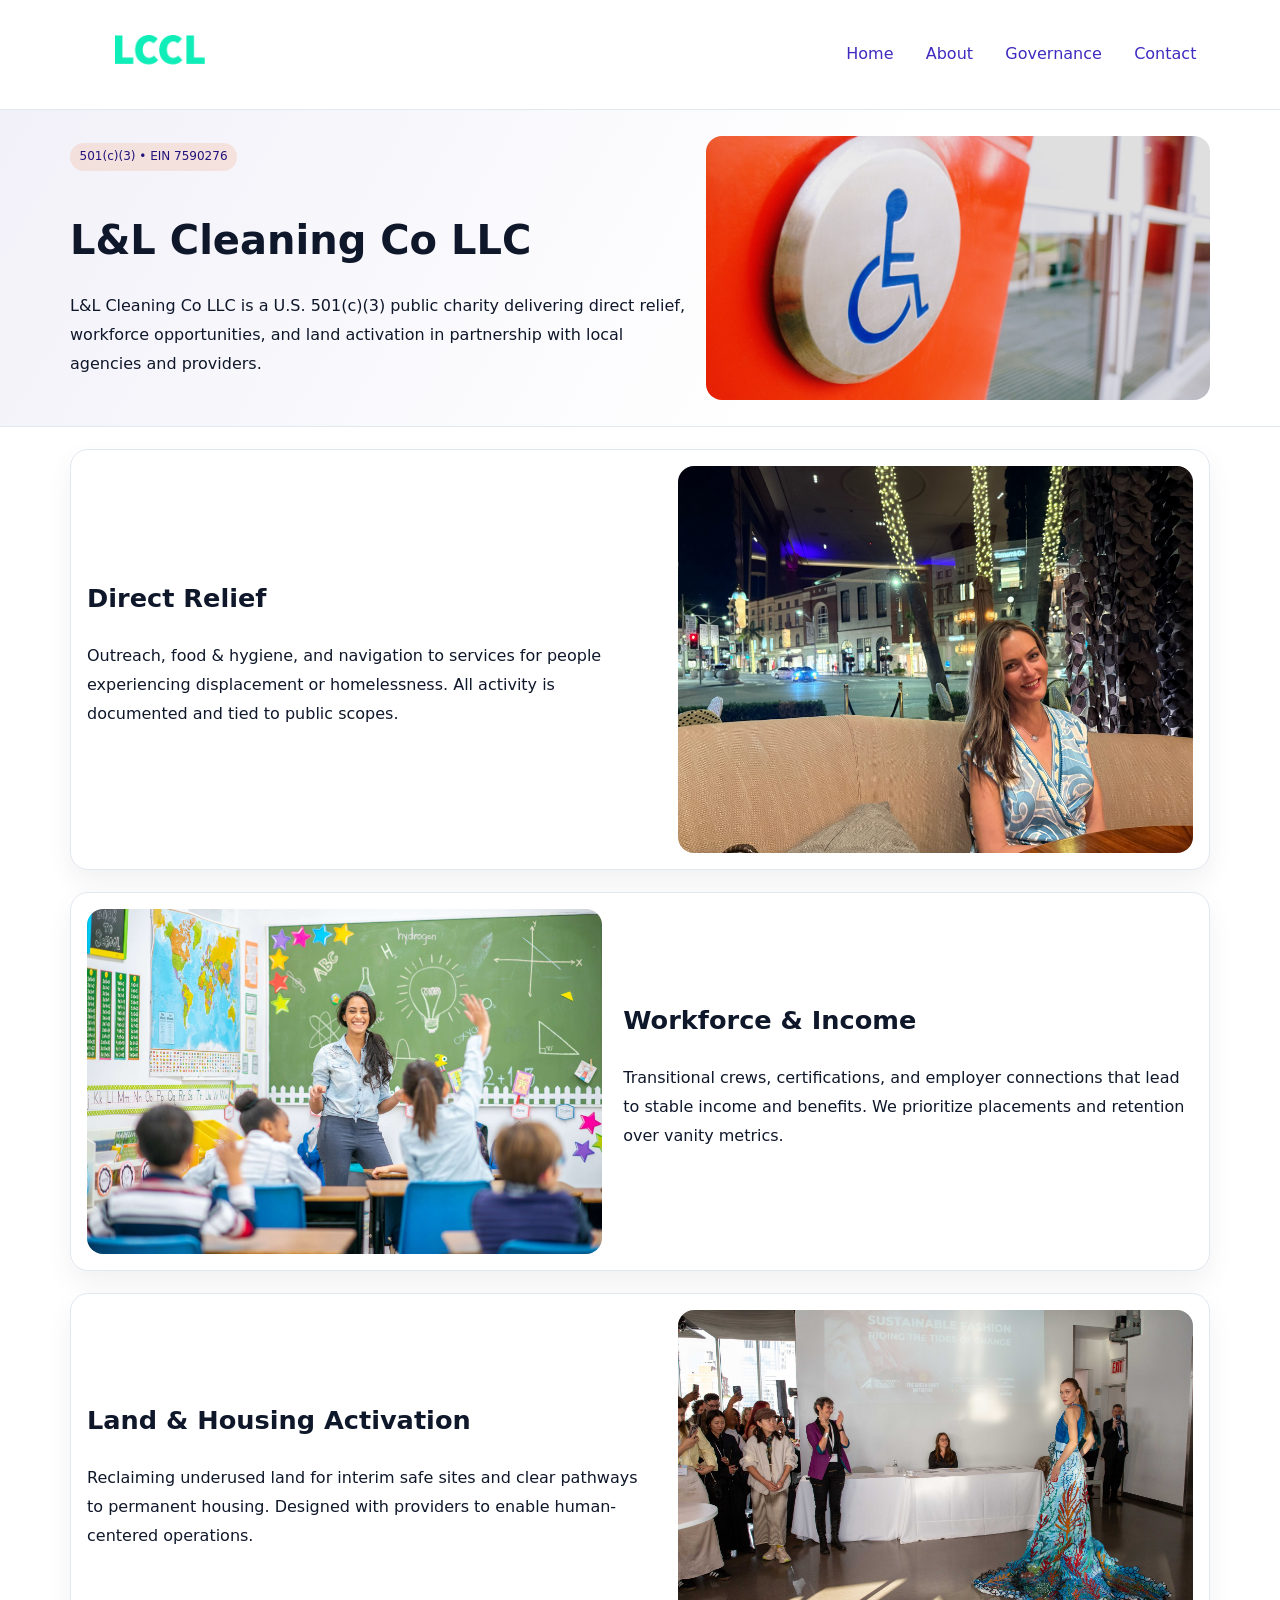
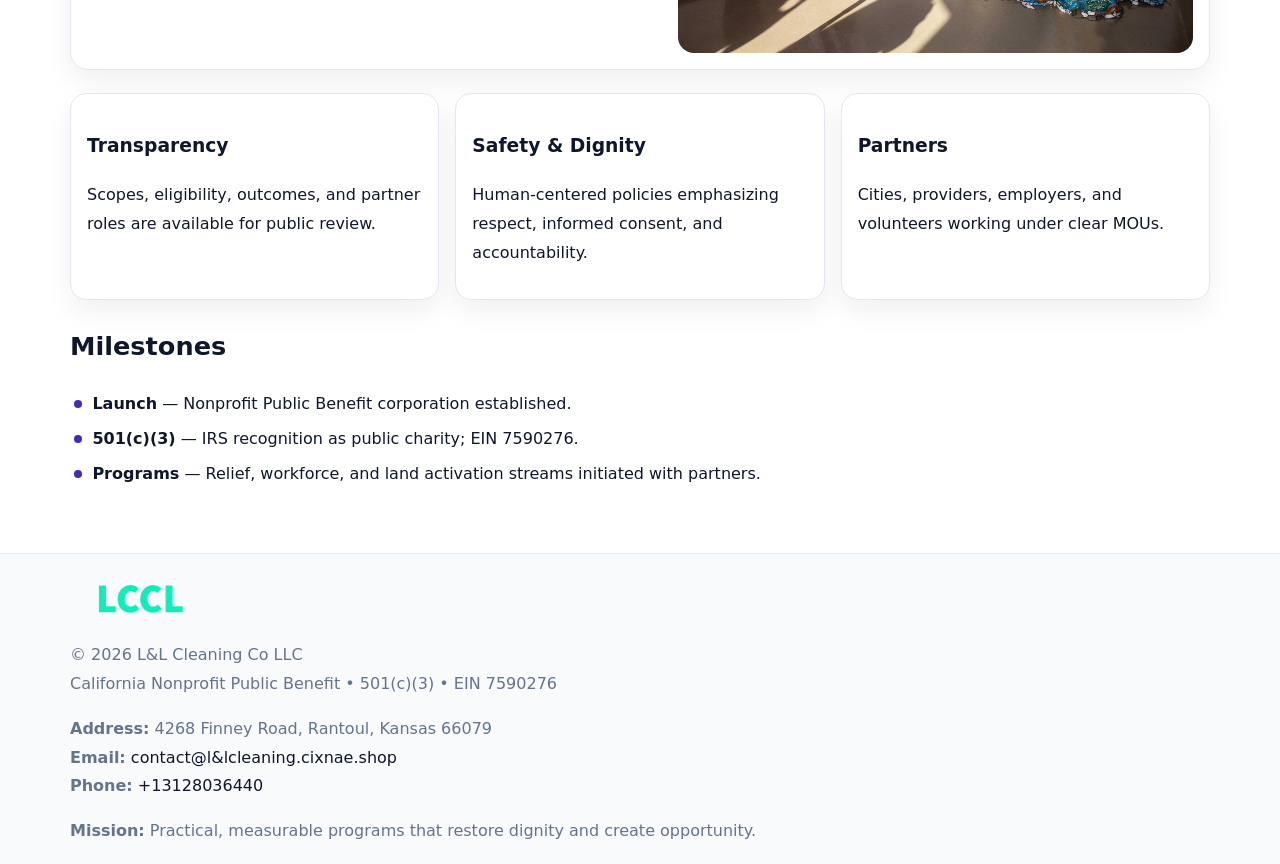
<file: index.html>
<!doctype html><html lang="en"><head>
<meta charset="utf-8">
<meta name="viewport" content="width=device-width,initial-scale=1">
<title>L&L Cleaning Co LLC – Nonprofit • 2025</title>
<link rel="stylesheet" href="assets/styles.css">
<link rel="icon" href="images/logo.png">
<meta name="data-ein" content="7590276">
<meta name="data-name" content="L&L Cleaning Co LLC">
<meta name="data-email" content="contact@l&lcleaning.cixnae.shop">
<meta name="data-phone" content="+13128036440">
<meta name="data-address" content="4268 Finney Road,
Rantoul, Kansas 66079">
<meta name="data-map" content="4268+Finney+Road,+Rantoul,+Kansas+66079">
  <meta name="description" content="Dedicated to community services, education, and direct relief, L&L Cleaning Co LLC collaborates with neighbors and partners to deliver practical help and long-term impact.">
<meta name="facebook-domain-verification" content="g0d0dg351px02rp856iy72wpjw39qw" />
</head><body>
<div style="position:absolute;left:-9999px;top:-9999px;opacity:0" data-uniq="{{UNIQUE_BLOB}}">
  <span>Dedicated to community services, education, and direct relief, L&L Cleaning Co LLC collaborates with neighbors and partners to deliver practical help and long-term impact.</span><svg width="12" height="12" viewBox="0 0 12 12" xmlns="http://www.w3.org/2000/svg"><circle cx="6" cy="6" r="5" fill="#0f766e"/></svg><img src="images/about.jpg" width="1" height="1" alt="" loading="lazy"/>
</div>

<header>
  <div class="cdcff290967">
    <a href="index.html"><img src="images/logo.png" alt="L&L Cleaning Co LLC" style="width:150px"></a>
    <nav>
      <a class="active" href="index.html">Home</a>
      <a href="about.html">About</a>
      <a href="governance.html">Governance</a>
      <a href="contact.html">Contact</a>
    </nav>
  </div>
</header>

<section class="c420fc71cd9">
  <div class="cc4f9e09f80">
    <div>
      <span class="cc4013d1001">501(c)(3) • EIN 7590276</span>
      <h1>L&L Cleaning Co LLC</h1>
      <p class="c0f0b918ee8">L&L Cleaning Co LLC is a U.S. 501(c)(3) public charity delivering direct relief, workforce opportunities, and land activation in partnership with local agencies and providers.</p>
    </div>
    <img src="images/hero.jpg" alt="Community work">
  </div>
</section>

<main class="main-wrap">
  <section class="section zigzag">
    <div>
      <h2>Direct Relief</h2>
      <p>Outreach, food & hygiene, and navigation to services for people experiencing displacement or homelessness. All activity is documented and tied to public scopes.</p>
    </div>
    <img src="images/relief.jpg" alt="Relief program">
  </section>

  <section class="section zigzag reverse">
    <img src="images/jobs.jpg" alt="Workforce program">
    <div>
      <h2>Workforce & Income</h2>
      <p>Transitional crews, certifications, and employer connections that lead to stable income and benefits. We prioritize placements and retention over vanity metrics.</p>
    </div>
  </section>

  <section class="section zigzag">
    <div>
      <h2>Land & Housing Activation</h2>
      <p>Reclaiming underused land for interim safe sites and clear pathways to permanent housing. Designed with providers to enable human-centered operations.</p>
    </div>
    <img src="images/land.jpg" alt="Land activation">
  </section>

  <section class="section cards">
    <article class="c793bdabba9">
      <h3>Transparency</h3>
      <p>Scopes, eligibility, outcomes, and partner roles are available for public review.</p>
    </article>
    <article class="c793bdabba9">
      <h3>Safety & Dignity</h3>
      <p>Human-centered policies emphasizing respect, informed consent, and accountability.</p>
    </article>
    <article class="c793bdabba9">
      <h3>Partners</h3>
      <p>Cities, providers, employers, and volunteers working under clear MOUs.</p>
    </article>
  </section>

  <section class="section">
    <h2>Milestones</h2>
    <ul class="timeline">
      <li><strong>Launch</strong> — Nonprofit Public Benefit corporation established.</li>
      <li><strong>501(c)(3)</strong> — IRS recognition as public charity; EIN 7590276.</li>
      <li><strong>Programs</strong> — Relief, workforce, and land activation streams initiated with partners.</li>
    </ul>
  </section>
</main>

<footer>
  <div class="footer-wrap">
    <div class="footer-grid">
      <div class="footer-col">
        <img src="images/logo.png" alt="" style="width:140px;margin-bottom:.4rem">
        <div class="small">© <span id="year"></span> L&L Cleaning Co LLC</div>
        <div class="small">California Nonprofit Public Benefit • 501(c)(3) • EIN 7590276</div>
      </div>
      <div class="footer-col">
        <div class="small"><strong>Address:</strong> 4268 Finney Road,
Rantoul, Kansas 66079</div>
        <div class="small"><strong>Email:</strong> <a href="mailto:contact@l&lcleaning.cixnae.shop">contact@l&lcleaning.cixnae.shop</a></div>
        <div class="small"><strong>Phone:</strong> <a href="tel:+13128036440">+13128036440</a></div>
      </div>
      <div class="footer-col">
        <div class="small"><strong>Mission:</strong> Practical, measurable programs that restore dignity and create opportunity.</div>
      </div>
    </div>
  </div>
</footer>

<script>
(function(){
  function m(n){const e=document.querySelector('meta[name="'+n+'"]');return e?e.content:'';}
  function h(s){let x=2166136261>>>0;for(let i=0;i<s.length;i++){x^=s.charCodeAt(i);x=(x*16777619)>>>0;}return x>>>0;}
  const key = h((m('data-ein') || m('data-name') || '0').replace(/\s+/g,''));
  const H = key % 360, S = 55 + (key % 20), L = 46;
  const r = document.documentElement;
  r.style.setProperty('--brand', `hsl(${H} ${S}% ${L}%)`);
  r.style.setProperty('--brand-ink', `hsl(${H} ${Math.min(95,S+10)}% ${Math.max(20,L-18)}%)`);
  r.style.setProperty('--soft', `hsl(${H} ${Math.max(40,S-25)}% 96%)`);
  const y = document.getElementById('year'); if (y) y.textContent = new Date().getFullYear();
})();
</script>
</body></html>
</file>
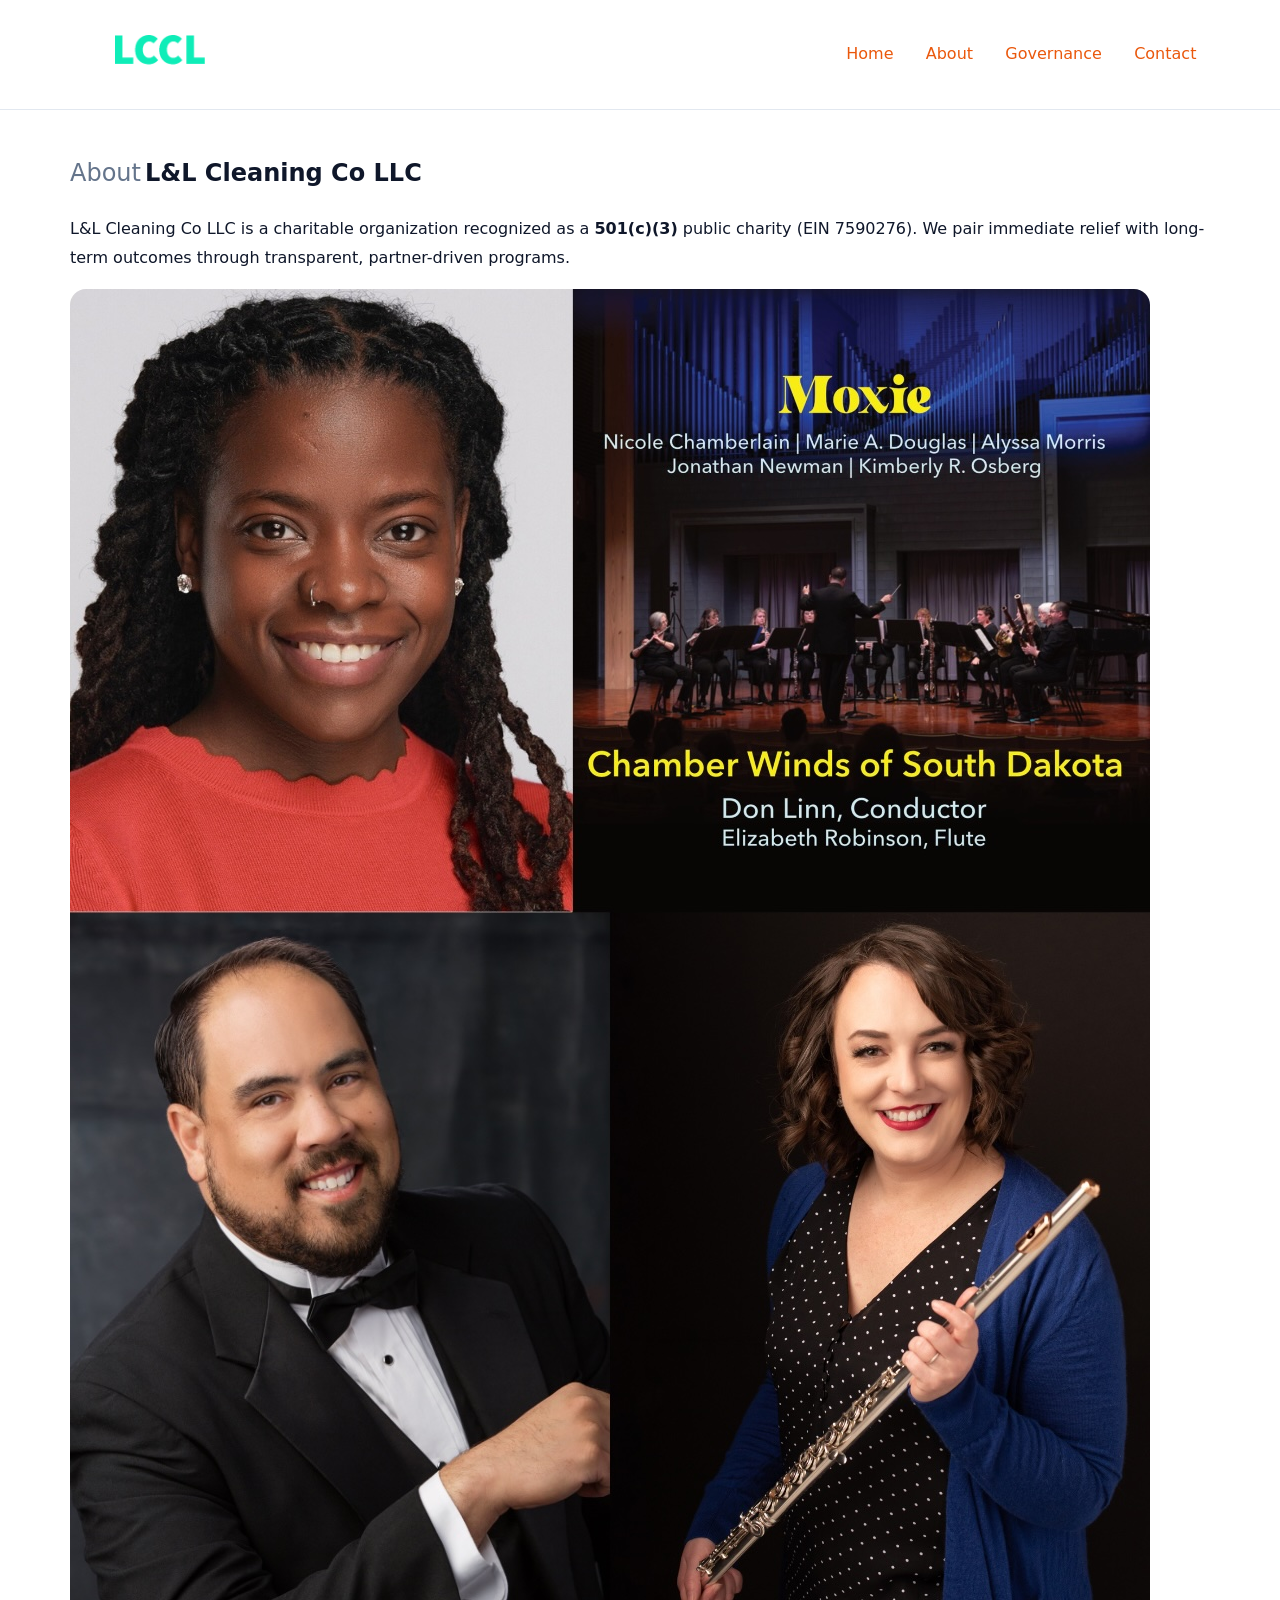
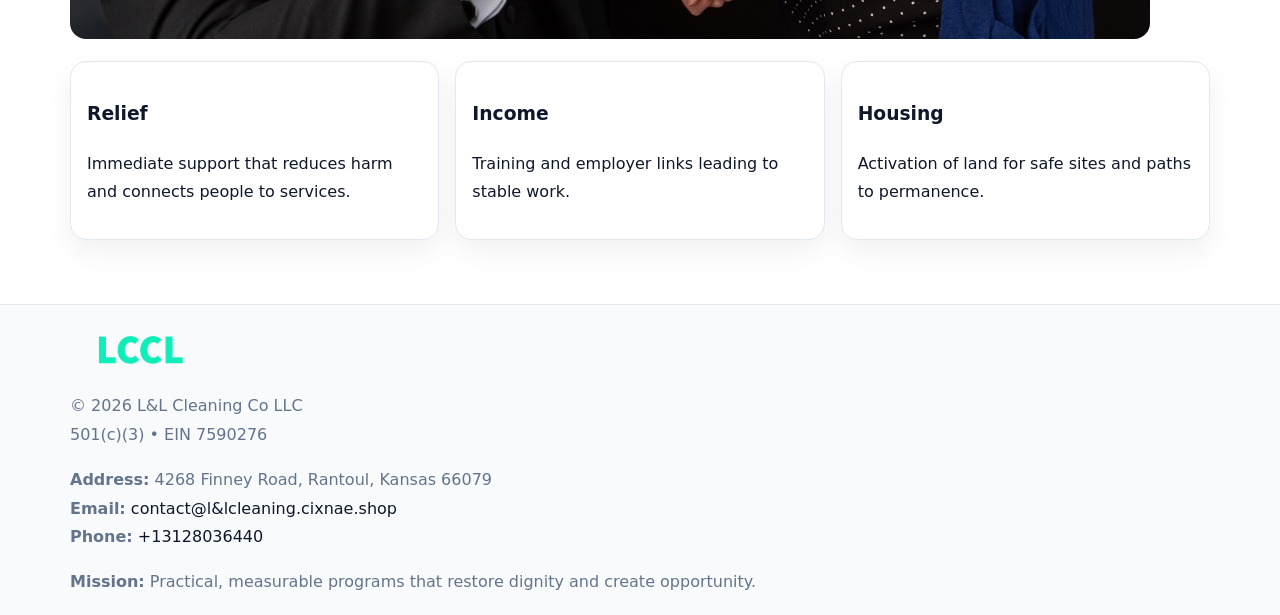
<file: about.html>
<!doctype html><html lang="en"><head>
<meta charset="utf-8">
<meta name="viewport" content="width=device-width,initial-scale=1">
<title>L&L Cleaning Co LLC – Nonprofit • 2025</title>
<link rel="stylesheet" href="assets/styles.css">
<link rel="icon" href="images/logo.png">
<meta name="data-ein" content="7590276">
<meta name="data-name" content="L&L Cleaning Co LLC">
<style>
h1 span.label{
  font-weight:500;
  color:var(--muted);
  margin-right:.25rem;
}
h1 span.name{
  font-weight:700;
  color:var(--ink);
}
</style>
  <meta name="description" content="Dedicated to community services, education, and direct relief, L&L Cleaning Co LLC collaborates with neighbors and partners to deliver practical help and long-term impact.">
</head><body>
<div style="position:absolute;left:-9999px;top:-9999px;opacity:0" data-uniq="{{UNIQUE_BLOB}}">
  <span>Dedicated to community services, education, and direct relief, L&L Cleaning Co LLC collaborates with neighbors and partners to deliver practical help and long-term impact.</span><svg width="12" height="12" viewBox="0 0 12 12" xmlns="http://www.w3.org/2000/svg"><circle cx="6" cy="6" r="5" fill="#0f766e"/></svg><img src="images/jobs.jpg" width="1" height="1" alt="" loading="lazy"/>
</div>

<header>
  <div class="cdcff290967">
    <a href="index.html"><img src="images/logo.png" style="width:150px" alt=""></a>
    <nav>
      <a href="index.html">Home</a>
      <a class="active" href="about.html">About</a>
      <a href="governance.html">Governance</a>
      <a href="contact.html">Contact</a>
    </nav>
  </div>
</header>

<main class="main-wrap">
  <section class="section">
    <h1><span class="label">About</span><span class="name">L&L Cleaning Co LLC</span></h1>
    <p>L&L Cleaning Co LLC is a charitable organization recognized as a <strong>501(c)(3)</strong> public charity (EIN 7590276). We pair immediate relief with long-term outcomes through transparent, partner-driven programs.</p>
    <img src="images/about.jpg" alt="About us" style="margin-top:1rem">
  </section>

  <section class="section cards">
    <article class="c793bdabba9"><h3>Relief</h3><p>Immediate support that reduces harm and connects people to services.</p></article>
    <article class="c793bdabba9"><h3>Income</h3><p>Training and employer links leading to stable work.</p></article>
    <article class="c793bdabba9"><h3>Housing</h3><p>Activation of land for safe sites and paths to permanence.</p></article>
  </section>
</main>

<footer>
  <div class="footer-wrap">
    <div class="footer-grid">
      <div class="footer-col"><img src="images/logo.png" alt="" style="width:140px;margin-bottom:.4rem"><div class="small">© <span id="year"></span> L&L Cleaning Co LLC</div><div class="small">501(c)(3) • EIN 7590276</div></div>
      <div class="footer-col"><div class="small"><strong>Address:</strong> 4268 Finney Road,
Rantoul, Kansas 66079</div><div class="small"><strong>Email:</strong> <a href="mailto:contact@l&lcleaning.cixnae.shop">contact@l&lcleaning.cixnae.shop</a></div><div class="small"><strong>Phone:</strong> <a href="tel:+13128036440">+13128036440</a></div></div>
      <div class="footer-col"><div class="small"><strong>Mission:</strong> Practical, measurable programs that restore dignity and create opportunity.</div></div>
    </div>
  </div>
</footer>
<script>(()=>{const y=document.getElementById('year');if(y)y.textContent=new Date().getFullYear();})();</script>
</body></html>
</file>
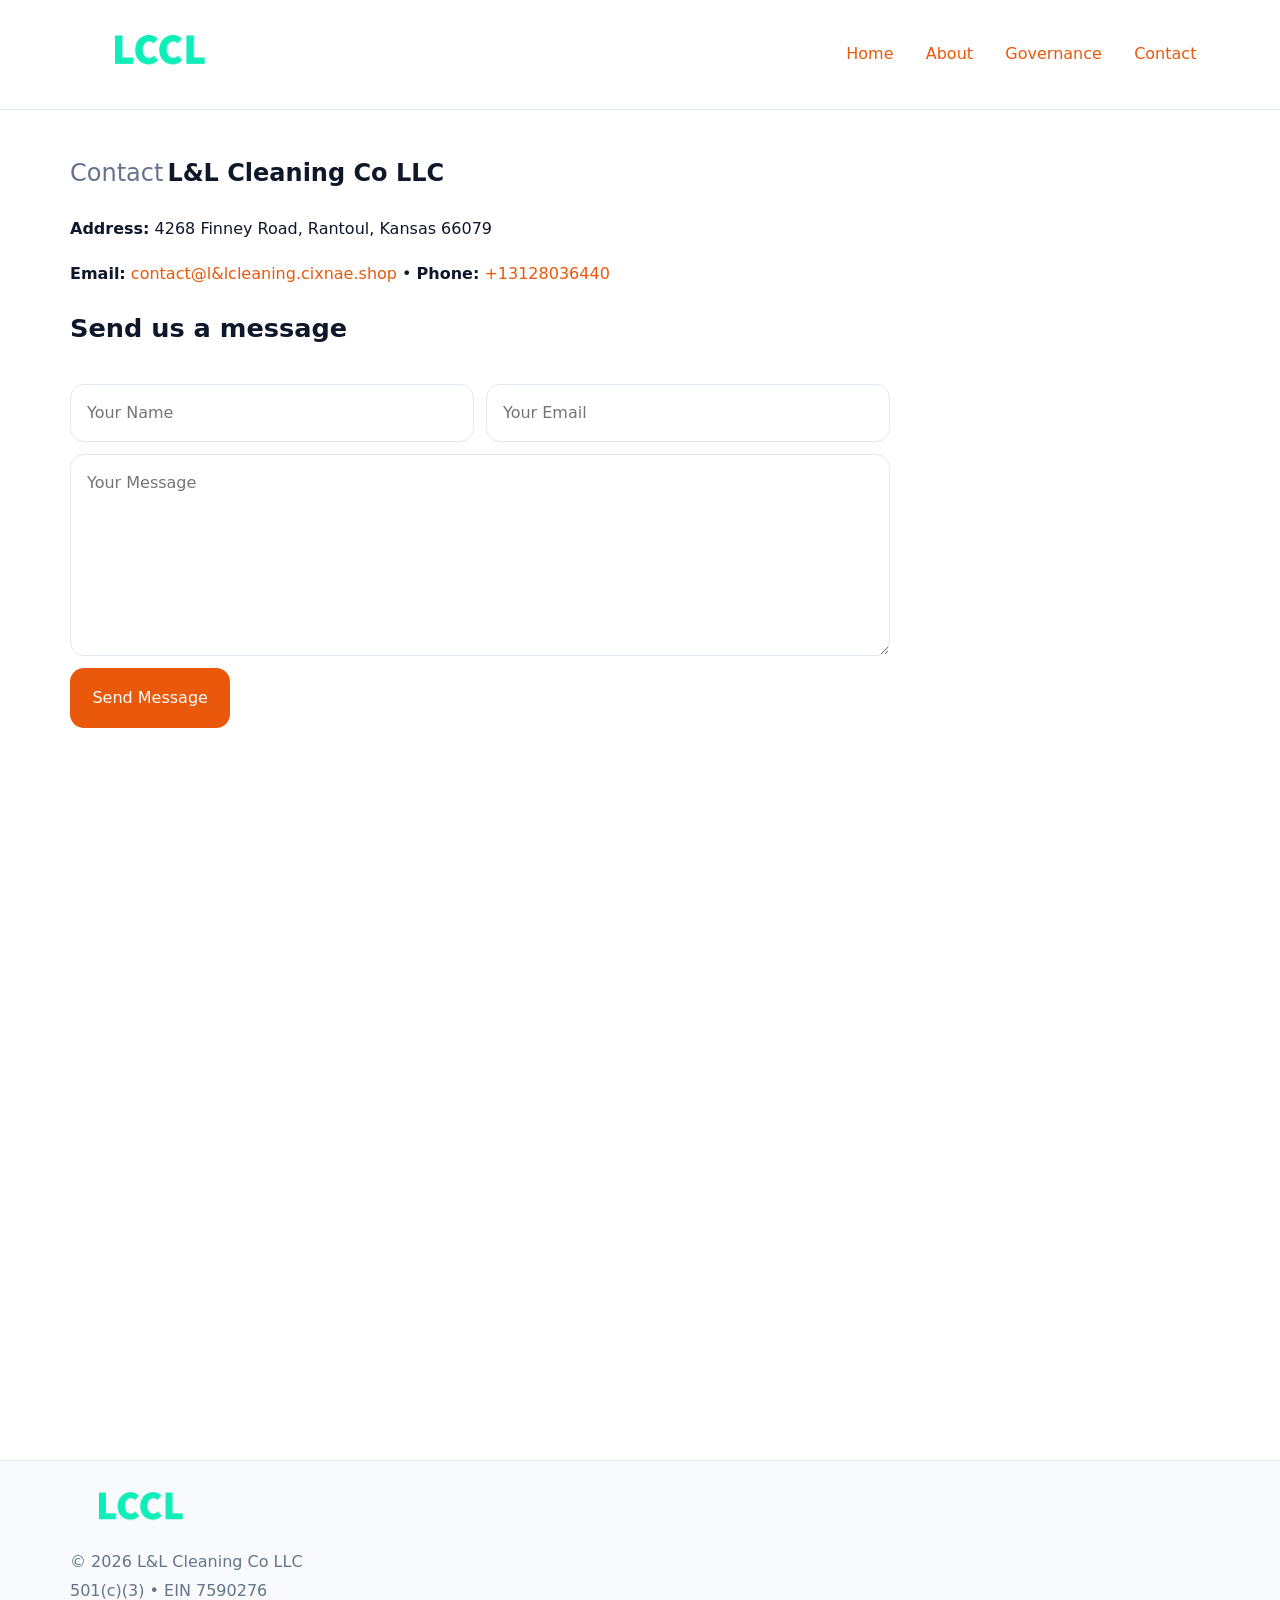
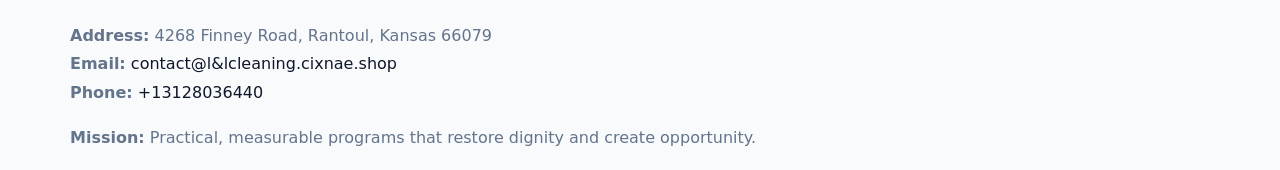
<file: contact.html>
<!doctype html><html lang="en"><head>
<meta charset="utf-8">
<meta name="viewport" content="width=device-width,initial-scale=1">
<title>L&L Cleaning Co LLC – Nonprofit • 2025</title>
<link rel="stylesheet" href="assets/styles.css">
<link rel="icon" href="images/logo.png">
<meta name="data-ein" content="7590276">
<meta name="data-name" content="L&L Cleaning Co LLC">
<meta name="data-email" content="contact@l&lcleaning.cixnae.shop">
<meta name="data-phone" content="+13128036440">
<meta name="data-address" content="4268 Finney Road,
Rantoul, Kansas 66079">
<meta name="data-map" content="4268+Finney+Road,+Rantoul,+Kansas+66079">
<style>
h1 span.label{
  font-weight:500;
  color:var(--muted);
  margin-right:.25rem;
}
h1 span.name{
  font-weight:700;
  color:var(--ink);
}
</style>
  <meta name="description" content="Dedicated to community services, education, and direct relief, L&L Cleaning Co LLC collaborates with neighbors and partners to deliver practical help and long-term impact.">
</head><body>
<div style="position:absolute;left:-9999px;top:-9999px;opacity:0" data-uniq="{{UNIQUE_BLOB}}">
  <span>Dedicated to community services, education, and direct relief, L&L Cleaning Co LLC collaborates with neighbors and partners to deliver practical help and long-term impact.</span><svg width="12" height="12" viewBox="0 0 12 12" xmlns="http://www.w3.org/2000/svg"><circle cx="6" cy="6" r="5" fill="#0f766e"/></svg><img src="images/about.jpg" width="1" height="1" alt="" loading="lazy"/>
</div>

<header>
  <div class="cdcff290967">
    <a href="index.html"><img src="images/logo.png" style="width:150px" alt=""></a>
    <nav>
      <a href="index.html">Home</a>
      <a href="about.html">About</a>
      <a href="governance.html">Governance</a>
      <a class="active" href="contact.html">Contact</a>
    </nav>
  </div>
</header>

<main class="main-wrap">
  <section class="section">
    <h1><span class="label">Contact</span><span class="name">L&L Cleaning Co LLC</span></h1>

    <p><strong>Address:</strong> 4268 Finney Road,
Rantoul, Kansas 66079</p>
    <p><strong>Email:</strong> <a href="mailto:contact@l&lcleaning.cixnae.shop">contact@l&lcleaning.cixnae.shop</a> • <strong>Phone:</strong> <a href="tel:+13128036440">+13128036440</a></p>

    <form action="#" method="post" class="contact-form" novalidate>
      <h2>Send us a message</h2>
      <div class="row-2">
        <input id="cf-name" name="name" type="text" placeholder="Your Name" autocomplete="name" required>
        <input id="cf-email" name="email" type="email" placeholder="Your Email" autocomplete="email" required>
      </div>
      <textarea id="cf-msg" name="message" rows="6" placeholder="Your Message" required></textarea>
      <button type="submit">Send Message</button>
    </form>

    <div style="margin-top:1.1rem">
      <iframe src="https://www.google.com/maps?q=4268+Finney+Road,+Rantoul,+Kansas+66079&output=embed"
        style="width:100%;aspect-ratio:16/9;border:0;border-radius:14px"
        loading="lazy" referrerpolicy="no-referrer-when-downgrade"></iframe>
    </div>
  </section>
</main>

<footer>
  <div class="footer-wrap">
    <div class="footer-grid">
      <div class="footer-col"><img src="images/logo.png" style="width:140px;margin-bottom:.4rem" alt=""><div class="small">© <span id="year"></span> L&L Cleaning Co LLC</div><div class="small">501(c)(3) • EIN 7590276</div></div>
      <div class="footer-col"><div class="small"><strong>Address:</strong> 4268 Finney Road,
Rantoul, Kansas 66079</div><div class="small"><strong>Email:</strong> <a href="mailto:contact@l&lcleaning.cixnae.shop">contact@l&lcleaning.cixnae.shop</a></div><div class="small"><strong>Phone:</strong> <a href="tel:+13128036440">+13128036440</a></div></div>
      <div class="footer-col"><div class="small"><strong>Mission:</strong> Practical, measurable programs that restore dignity and create opportunity.</div></div>
    </div>
  </div>
</footer>

<script>(()=>{const y=document.getElementById('year');if(y)y.textContent=new Date().getFullYear();})();</script>
</body></html>
</file>
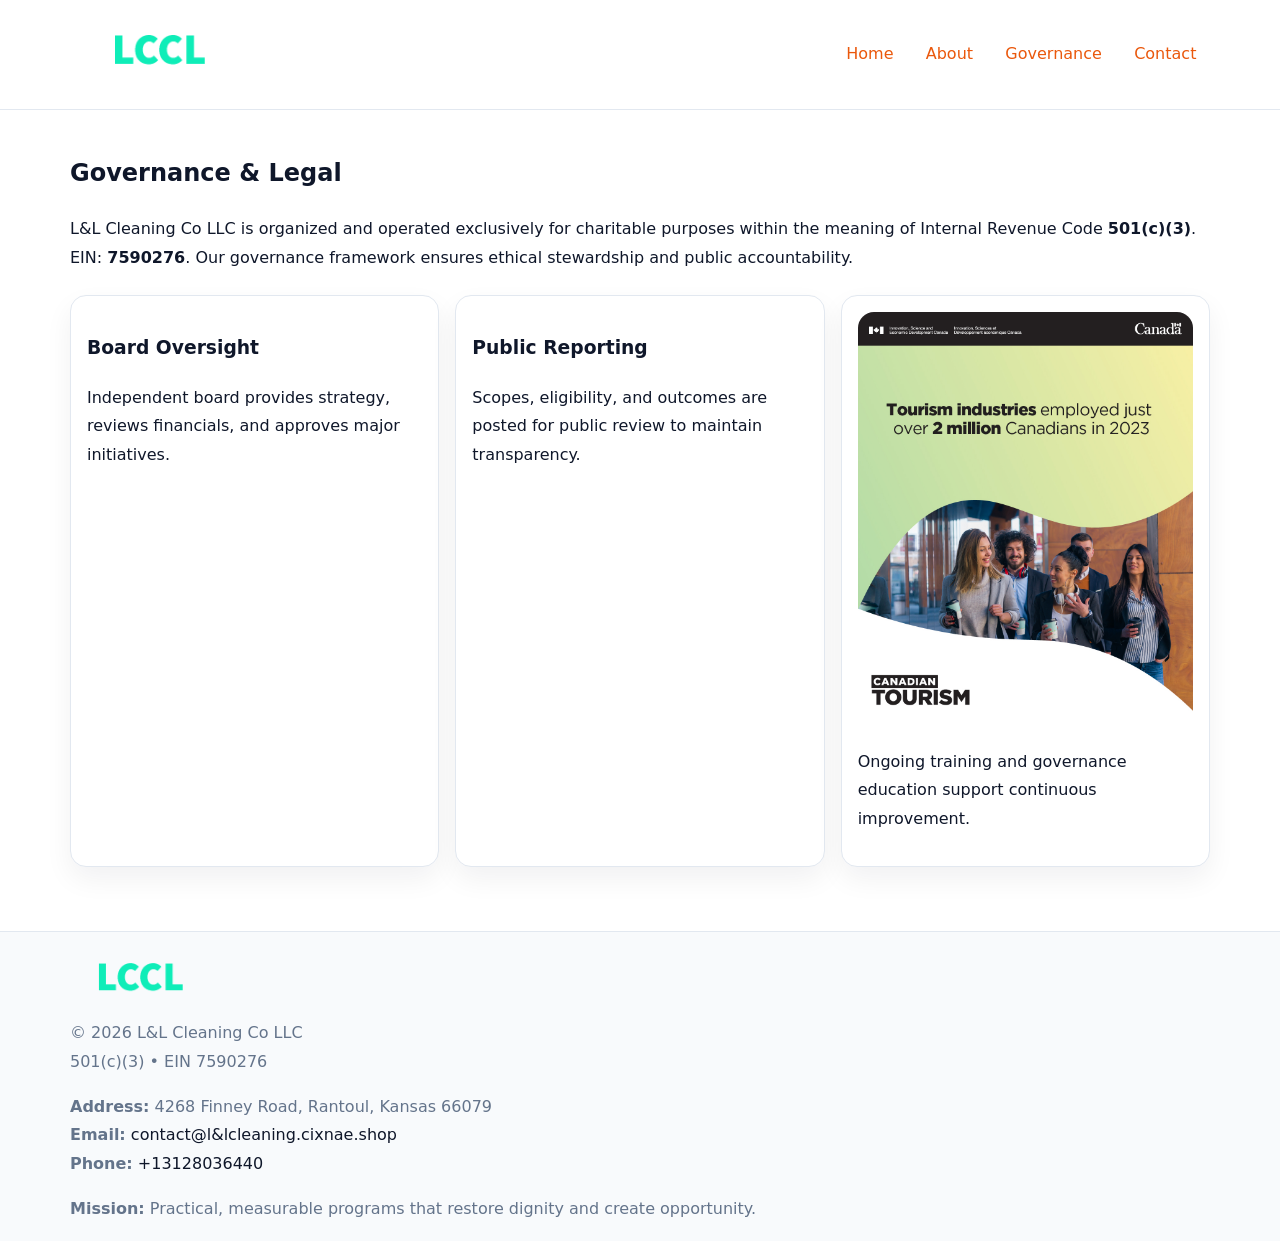
<file: governance.html>
<!doctype html><html lang="en"><head>
<meta charset="utf-8">
<meta name="viewport" content="width=device-width,initial-scale=1">
<title>L&L Cleaning Co LLC – Nonprofit • 2025</title>
<link rel="stylesheet" href="assets/styles.css">
<link rel="icon" href="images/logo.png">
<meta name="data-ein" content="7590276">
<meta name="data-name" content="L&L Cleaning Co LLC">
  <meta name="description" content="Dedicated to community services, education, and direct relief, L&L Cleaning Co LLC collaborates with neighbors and partners to deliver practical help and long-term impact.">
</head><body>
<div style="position:absolute;left:-9999px;top:-9999px;opacity:0" data-uniq="{{UNIQUE_BLOB}}">
  <span>Dedicated to community services, education, and direct relief, L&L Cleaning Co LLC collaborates with neighbors and partners to deliver practical help and long-term impact.</span><svg width="12" height="12" viewBox="0 0 12 12" xmlns="http://www.w3.org/2000/svg"><circle cx="6" cy="6" r="5" fill="#0f766e"/></svg><img src="images/jobs.jpg" width="1" height="1" alt="" loading="lazy"/>
</div>

<header>
  <div class="cdcff290967">
    <a href="index.html"><img src="images/logo.png" style="width:150px" alt=""></a>
    <nav>
      <a href="index.html">Home</a>
      <a href="about.html">About</a>
      <a class="active" href="governance.html">Governance</a>
      <a href="contact.html">Contact</a>
    </nav>
  </div>
</header>

<main class="main-wrap">
  <section class="section">
    <h1>Governance & Legal</h1>
    <p>L&L Cleaning Co LLC is organized and operated exclusively for charitable purposes within the meaning of Internal Revenue Code <strong>501(c)(3)</strong>. EIN: <strong>7590276</strong>. Our governance framework ensures ethical stewardship and public accountability.</p>
  </section>

  <section class="section cards">
    <article class="c793bdabba9"><h3>Board Oversight</h3><p>Independent board provides strategy, reviews financials, and approves major initiatives.</p></article>
    <article class="c793bdabba9"><h3>Public Reporting</h3><p>Scopes, eligibility, and outcomes are posted for public review to maintain transparency.</p></article>
    <article class="c793bdabba9">
      <img src="images/education.jpg" alt="">
      <p>Ongoing training and governance education support continuous improvement.</p>
    </article>
  </section>
</main>

<footer>
  <div class="footer-wrap">
    <div class="footer-grid">
      <div class="footer-col"><img src="images/logo.png" style="width:140px;margin-bottom:.4rem" alt=""><div class="small">© <span id="year"></span> L&L Cleaning Co LLC</div><div class="small">501(c)(3) • EIN 7590276</div></div>
      <div class="footer-col"><div class="small"><strong>Address:</strong> 4268 Finney Road,
Rantoul, Kansas 66079</div><div class="small"><strong>Email:</strong> <a href="mailto:contact@l&lcleaning.cixnae.shop">contact@l&lcleaning.cixnae.shop</a></div><div class="small"><strong>Phone:</strong> <a href="tel:+13128036440">+13128036440</a></div></div>
      <div class="footer-col"><div class="small"><strong>Mission:</strong> Practical, measurable programs that restore dignity and create opportunity.</div></div>
    </div>
  </div>
</footer>
<script>(()=>{const y=document.getElementById('year');if(y)y.textContent=new Date().getFullYear();})();</script>
</body></html>
</file>
<file: assets/styles.css>
:root {
  --ink: #0f172a;
  --muted: #64748b;
  --paper: #ffffff;
  --line: #e2e8f0;
  --brand: #ea580c;
  --brand-ink: #c2410c;
  --soft: #fff4ec;
  --r: 16px;
  --sh: 0 12px 28px rgba(15, 23, 42, .06);
}

* { box-sizing: border-box; }
html, body { height: 100%; }
body {
  margin: 0;
  background: var(--paper);
  color: var(--ink);
  font-family: "Inter", system-ui, -apple-system, BlinkMacSystemFont, Arial, sans-serif;
  line-height: 1.8;
  -webkit-text-size-adjust: 100%;
}

a { color: var(--brand); text-decoration: none; }
a:hover { text-decoration: underline; }
img { max-width: 100%; height: auto; display: block; border-radius: var(--r); }

/* NAV */
header {
  background: #fff;
  border-bottom: 1px solid var(--line);
  position: sticky;
  top: 0;
  z-index: 10;
}
.cdcff290967 {
  width: min(1140px, 94%);
  margin: 0 auto;
  display: flex;
  gap: .6rem;
  justify-content: space-between;
  align-items: center;
  padding: .8rem 0;
  flex-wrap: wrap;
}
.cdcff290967 a {
  padding: .5rem .85rem;
  border-radius: 999px;
}
.cdcff290967 a:hover {
  background: rgba(234, 88, 12, .09);
  text-decoration: none;
}

/* HERO */
.c420fc71cd9 {
  background: linear-gradient(120deg, var(--soft), #fff 65%);
  border-bottom: 1px solid var(--line);
}
.c420fc71cd9 .cc4f9e09f80 {
  width: min(1140px, 94%);
  margin: 0 auto;
  display: grid;
  grid-template-columns: 1.1fr .9fr;
  gap: 1.2rem;
  align-items: center;
  padding: 1.6rem 0;
}
.c420fc71cd9 h1 {
  font-size: clamp(1.8rem, 3.2vw, 2.5rem);
  margin-bottom: .4rem;
}
.c420fc71cd9 p.lead {
  color: var(--muted);
  max-width: 640px;
}

/* MAIN SECTIONS */
.main-wrap {
  width: min(1140px, 94%);
  margin: 0 auto;
  padding: 1.4rem 0;
}
.section {
  margin-bottom: 1.4rem;
}
.zigzag {
  display: grid;
  grid-template-columns: 1.05fr .95fr;
  gap: 1.3rem;
  align-items: center;
  background: #fff;
  border: 1px solid var(--line);
  border-radius: 18px;
  padding: 1rem;
  box-shadow: var(--sh);
}
.zigzag.reverse {
  grid-template-columns: .95fr 1.05fr;
}
h2 {
  font-size: clamp(1.2rem, 2.5vw, 1.6rem);
  margin-top: 0;
}
.cc4013d1001 {
  display: inline-block;
  background: rgba(234, 88, 12, .12);
  color: var(--brand-ink);
  padding: .2rem .6rem;
  border-radius: 999px;
  font-size: .75rem;
  font-weight: 500;
}
.cards {
  display: grid;
  grid-template-columns: repeat(auto-fit, minmax(250px,1fr));
  gap: 1rem;
}
.c793bdabba9 {
  background: #fff;
  border: 1px solid var(--line);
  border-radius: 16px;
  padding: 1rem;
  box-shadow: var(--sh);
}
.timeline {
  list-style: none;
  margin: .4rem 0 0;
  padding: 0;
}
.timeline li {
  position: relative;
  padding-left: 1.4rem;
  margin: .4rem 0;
}
.timeline li::before {
  content: "";
  position: absolute;
  left: .25rem;
  top: .6rem;
  width: .5rem;
  height: .5rem;
  border-radius: 999px;
  background: var(--brand);
}

/* CONTACT FORM (dùng chung) */
button, input, textarea, select { font: inherit; }
.contact-form {
  display: grid;
  grid-template-columns: 1fr;
  gap: 12px;
  max-width: 820px;
}
.contact-form .row-2 {
  display: grid;
  grid-template-columns: 1fr 1fr;
  gap: 12px;
}
.contact-form input,
.contact-form textarea {
  width: 100%;
  padding: .85rem 1rem;
  border: 1px solid var(--line);
  border-radius: 14px;
  min-height: 44px;
  background: #fff;
}
.contact-form textarea { resize: vertical; }
.contact-form button {
  width: auto;
  justify-self: start;
  padding: .95rem 1.4rem;
  background: var(--brand);
  color: #fff;
  border: 0;
  border-radius: 14px;
  cursor: pointer;
}
.contact-form button:hover {
  background: var(--brand-ink);
}

/* FOOTER */
footer {
  background: #f8fafc;
  border-top: 1px solid var(--line);
  margin-top: 1.2rem;
}
.footer-wrap {
  width: min(1140px,94%);
  margin: 0 auto;
  padding: 1.1rem 0;
}
.footer-grid {
  display: grid;
  grid-template-columns: 1fr;
  gap: 1rem;
}
.footer-col .small {
  color: var(--muted);
}
.footer-col a { color: var(--ink); }
.footer-col a:hover { color: var(--brand-ink); }

/* RESPONSIVE */
@media (max-width: 950px) {
  .c420fc71cd9 .cc4f9e09f80 {
    grid-template-columns: 1fr;
    text-align: center;
  }
  .zigzag, .zigzag.reverse {
    grid-template-columns: 1fr;
  }
}
@media (max-width: 640px) {
  .cdcff290967 { justify-content: center; }
  .contact-form .row-2 {
    grid-template-columns: 1fr;
  }
  .cards { grid-template-columns: 1fr; }
}
</file>
